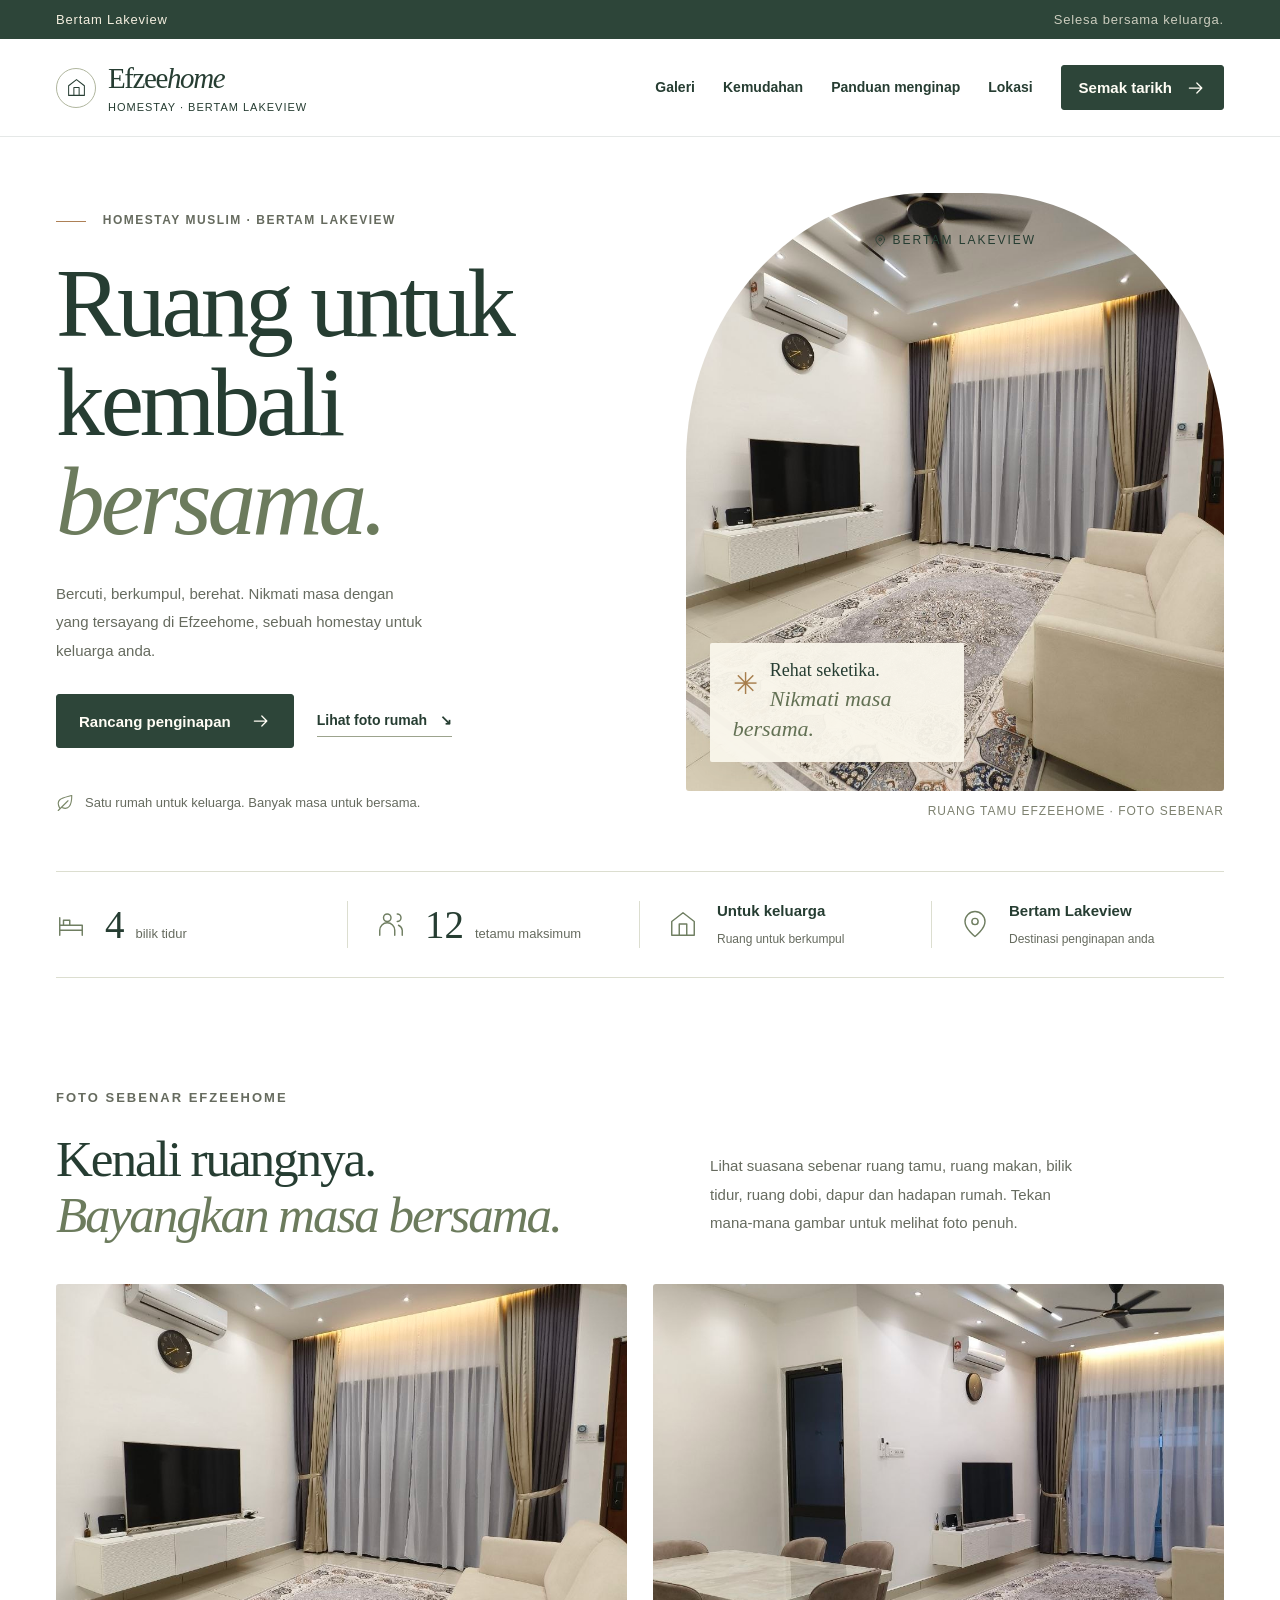
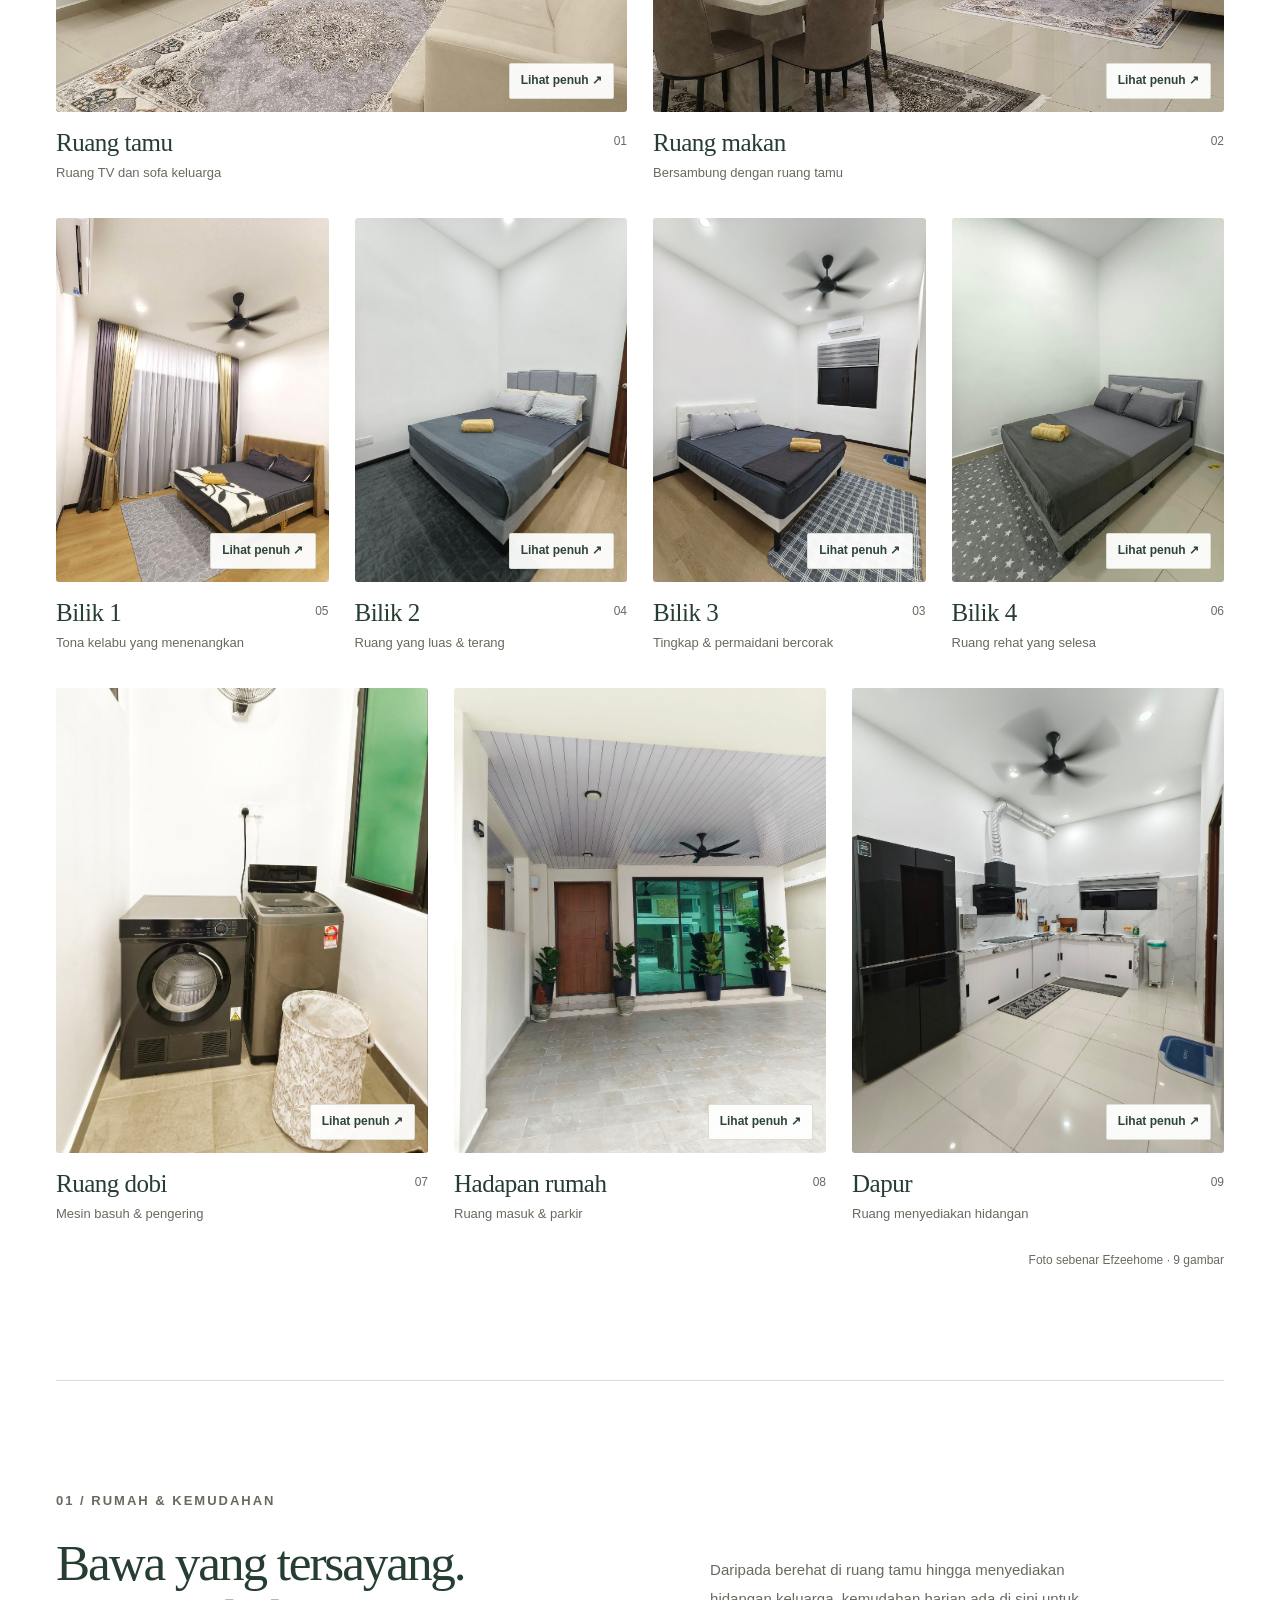
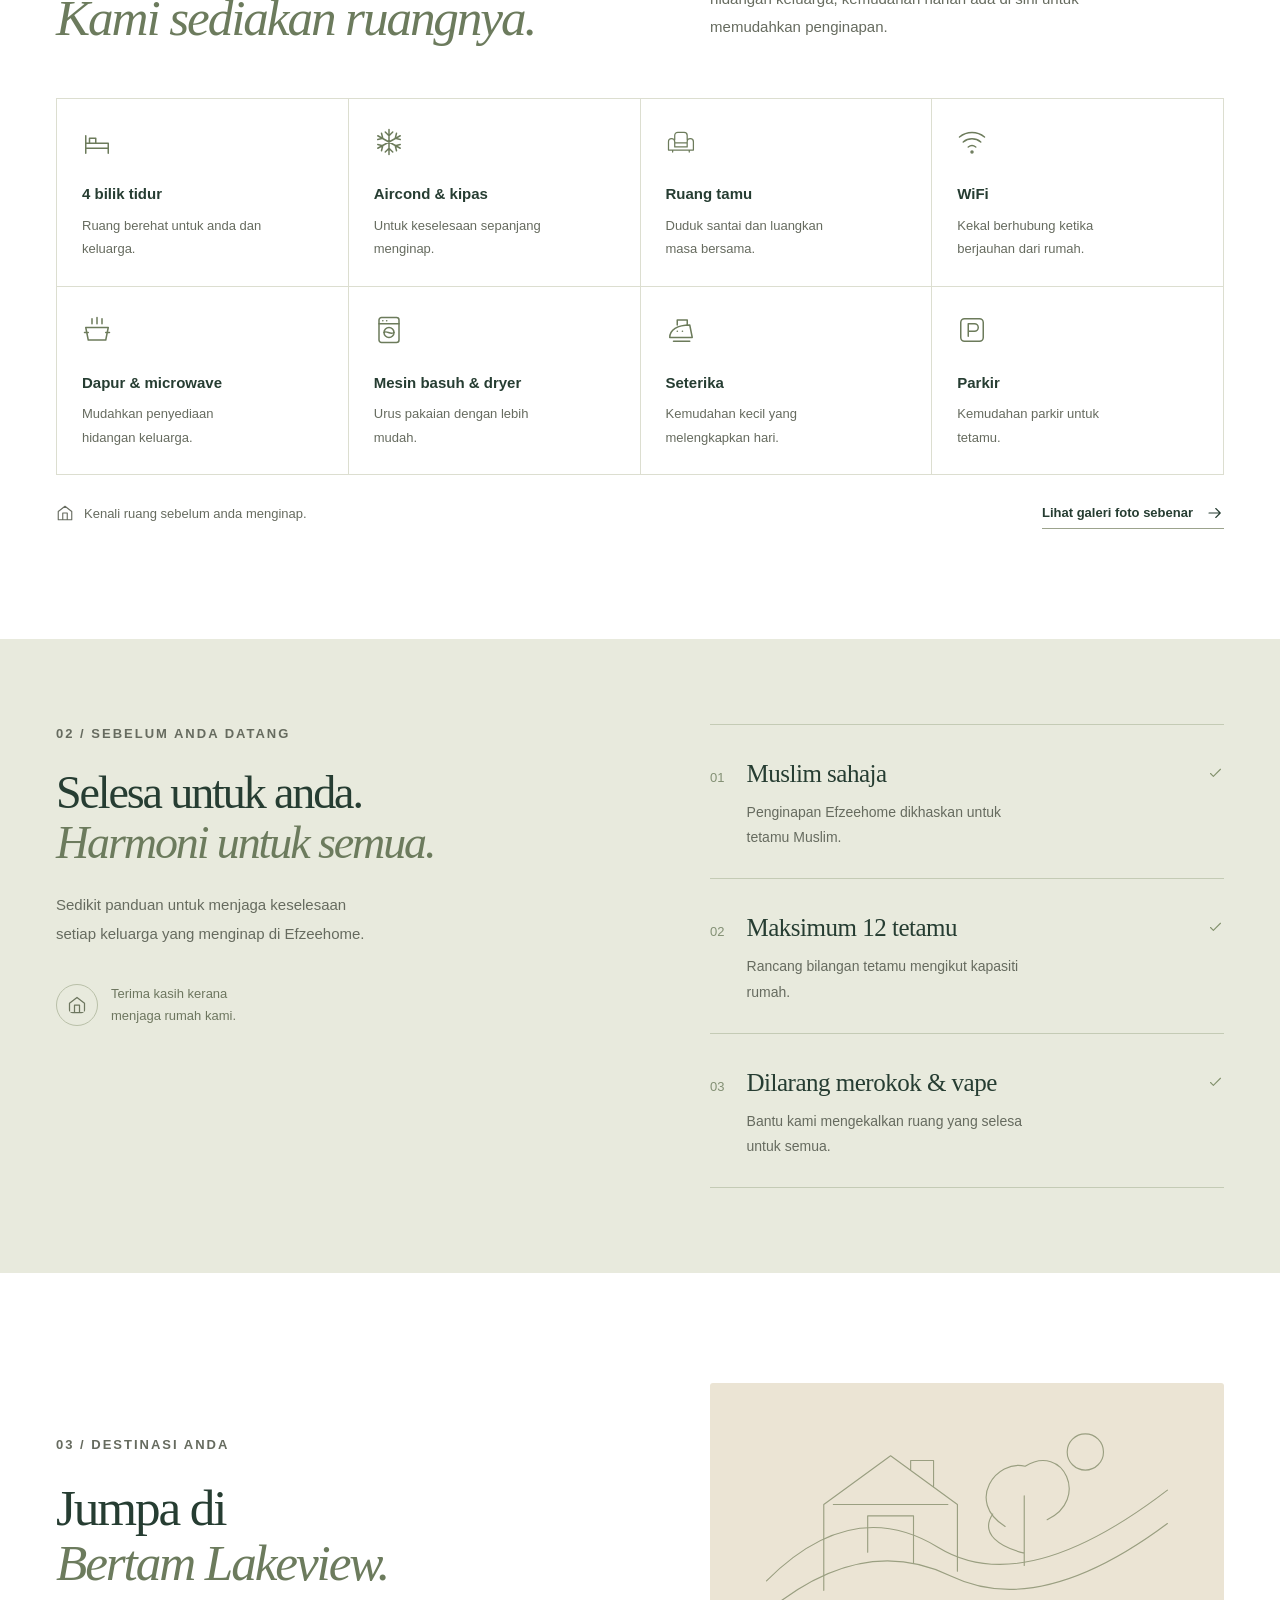
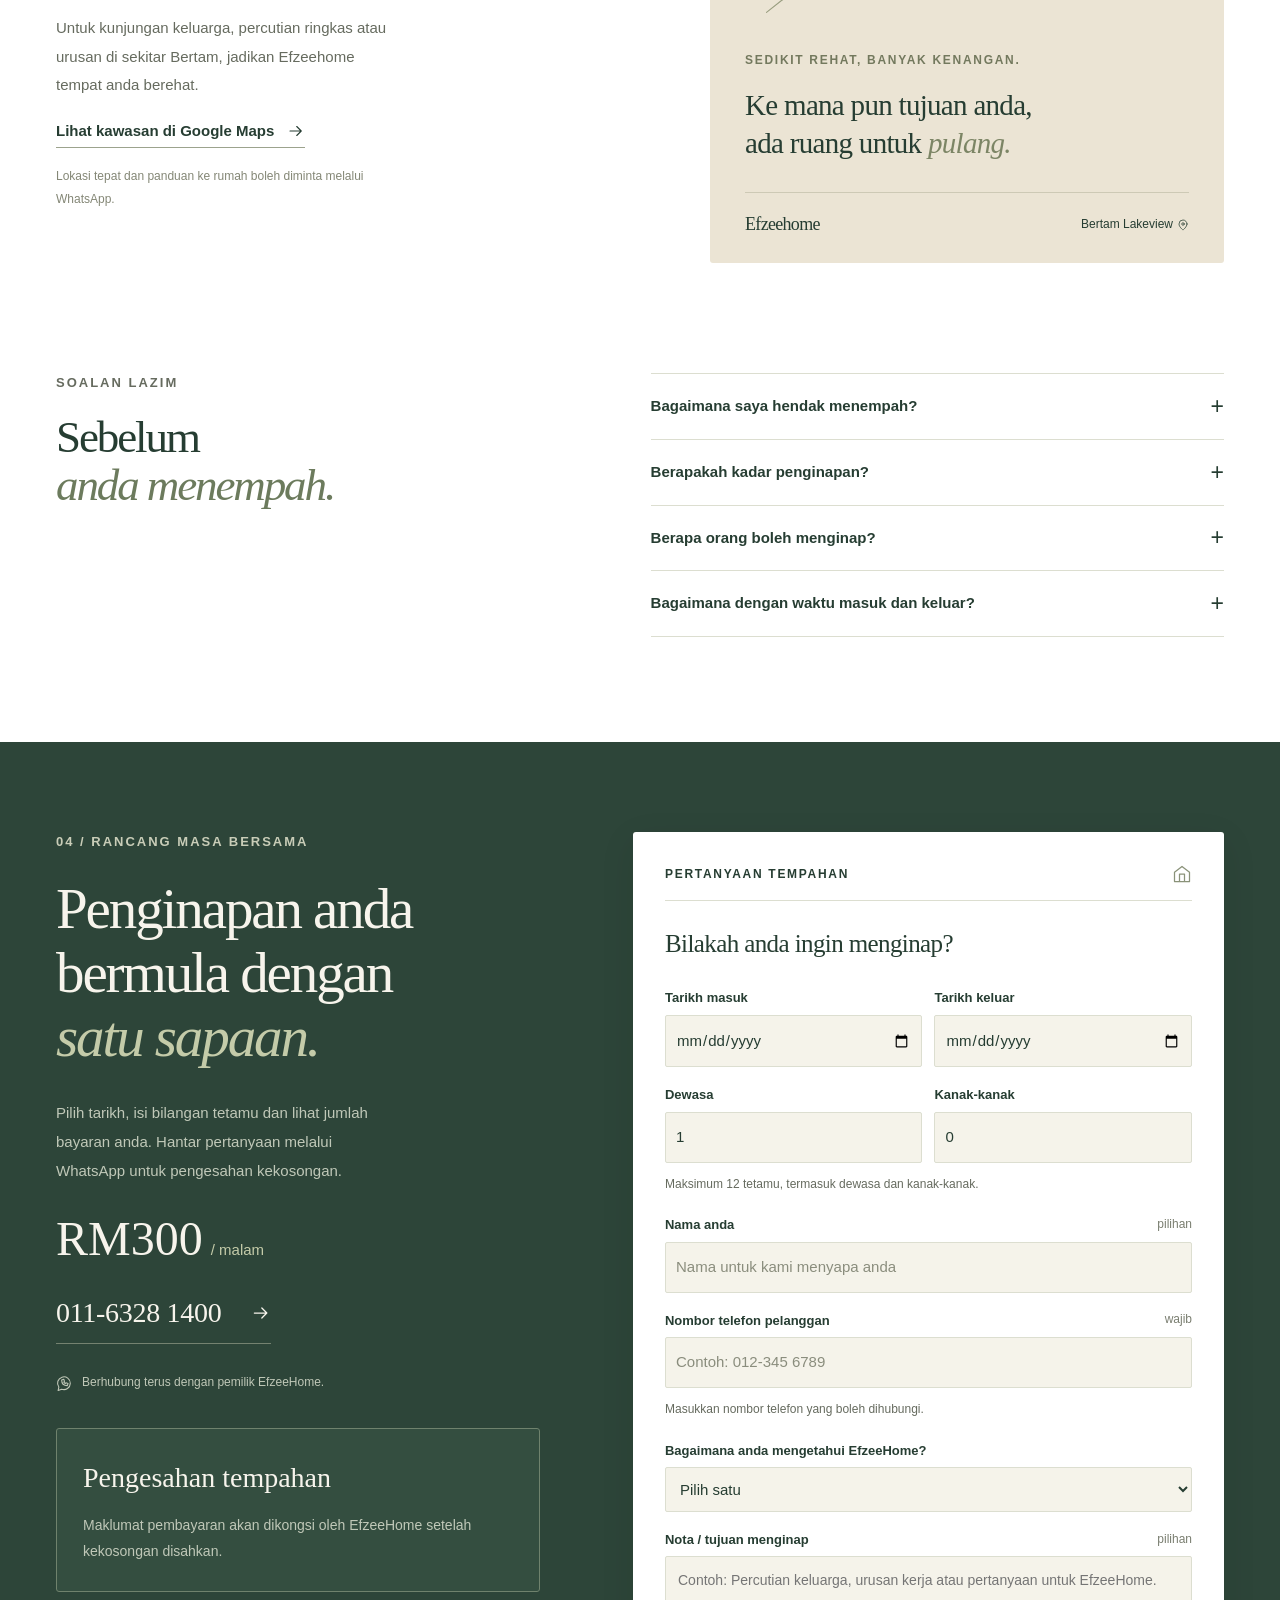
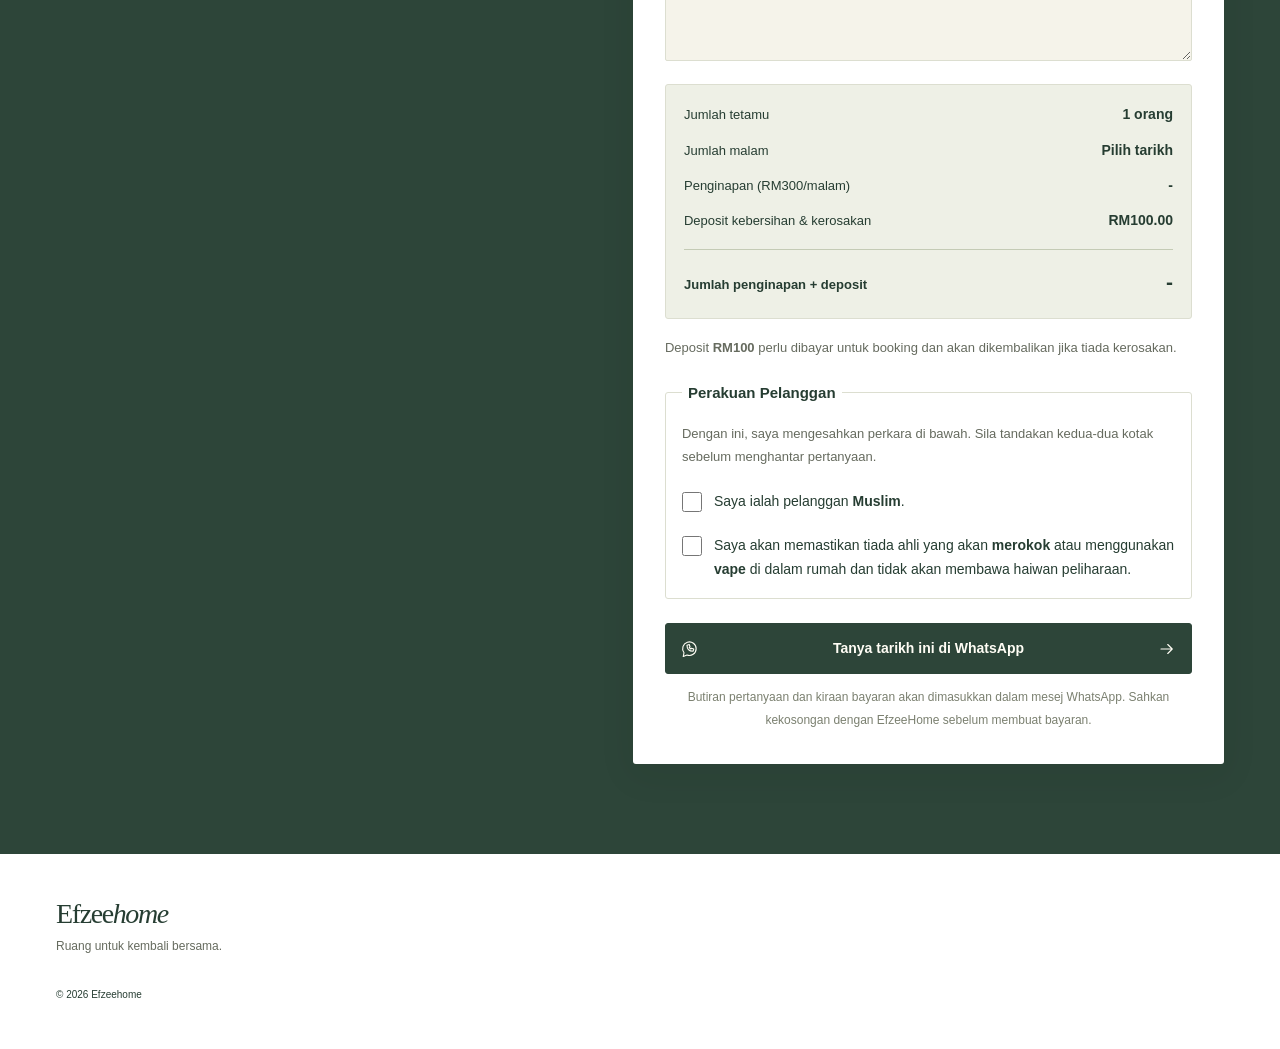
<file: index.html>
<!doctype html>
<html lang="ms" class="no-js">
<head>
  <meta charset="utf-8">
  <meta name="viewport" content="width=device-width, initial-scale=1">
  <meta name="theme-color" content="#2d4539">
  <meta name="description" content="Efzeehome, homestay Muslim di Bertam Lakeview. 4 bilik tidur, maksimum 12 tetamu dan kemudahan untuk keluarga. Tanya kadar dan kekosongan melalui WhatsApp.">
  <meta property="og:title" content="Efzeehome — Ruang untuk kembali bersama">
  <meta property="og:description" content="Homestay keluarga di Bertam Lakeview. 4 bilik tidur, maksimum 12 tetamu. Semak tarikh melalui WhatsApp.">
  <meta property="og:type" content="website">
  <meta property="og:locale" content="ms_MY">
  <meta property="og:url" content="https://efzeehome.github.io/bertamlakeview">
  <meta property="og:image" content="assets/images/share-card.png">
  <link rel="canonical" href="https://efzeehome.github.io/bertamlakeview">
  <link rel="icon" href="assets/icons/favicon.svg" type="image/svg+xml">
  <link rel="preload" href="assets/images/ruang-tamu.jpg" as="image" type="image/jpeg">
  <link rel="stylesheet" href="css/style.css">
  <script src="js/script.js" defer></script>
  <title>Efzeehome | Homestay Keluarga di Bertam Lakeview</title>
</head>
<body>
<a class="skip-link" href="#utama">Langkau ke kandungan</a>
<svg class="icon-defs" xmlns="http://www.w3.org/2000/svg" aria-hidden="true"><defs>
  <symbol id="i-arrow" viewBox="0 0 24 24"><path d="M4 12h15m-6-6 6 6-6 6"/></symbol>
  <symbol id="i-home" viewBox="0 0 24 24"><path d="m3 10 9-7 9 7v11H3ZM9 21v-9h6v9"/></symbol>
  <symbol id="i-bed" viewBox="0 0 24 24"><path d="M3 7v14m18-8v8M3 17h18M3 13h18v4H3ZM6 9h5v4H6Z"/></symbol>
  <symbol id="i-people" viewBox="0 0 24 24"><circle cx="9" cy="7" r="3"/><path d="M3 21v-4a6 6 0 0 1 12 0v4m2-17a3 3 0 0 1 0 6m1 3a5 5 0 0 1 3 4v4"/></symbol>
  <symbol id="i-wifi" viewBox="0 0 24 24"><path d="M2 8a16 16 0 0 1 20 0M5 12a11 11 0 0 1 14 0m-10 4a5 5 0 0 1 6 0"/><circle cx="12" cy="20" r=".8"/></symbol>
  <symbol id="i-snow" viewBox="0 0 24 24"><path d="M12 2v20M3 7l18 10M3 17 21 7M9 4l3 3 3-3M9 20l3-3 3 3M3 10l4-1-1-4M18 19l-1-4 4-1M6 19l1-4-4-1M21 10l-4-1 1-4"/></symbol>
  <symbol id="i-kitchen" viewBox="0 0 24 24"><path d="M3 10h18l-2 10H5ZM5 14H2m17 0h3M8 7V3m4 4V2m4 5V3"/></symbol>
  <symbol id="i-washer" viewBox="0 0 24 24"><rect x="4" y="2" width="16" height="20" rx="2"/><path d="M4 7h16M7 4.5h.1m3 0h.1"/><circle cx="12" cy="14" r="4"/><path d="M8 14c2-2 5 2 8 0"/></symbol>
  <symbol id="i-iron" viewBox="0 0 24 24"><path d="M3 18c0-6 6-10 16-10l2 10ZM9 8V4h8v4M6 21h13m-10-8h.1m4 0h.1"/></symbol>
  <symbol id="i-parking" viewBox="0 0 24 24"><rect x="3" y="3" width="18" height="18" rx="3"/><path d="M9 17V7h5a3 3 0 0 1 0 6H9"/></symbol>
  <symbol id="i-sofa" viewBox="0 0 24 24"><path d="M6 11V7a3 3 0 0 1 3-3h6a3 3 0 0 1 3 3v4M6 14h12M3 10a3 3 0 0 1 3 3v5h12v-5a3 3 0 0 1 6 0v8H0v-8a3 3 0 0 1 3-3ZM4 21v2m16-2v2" transform="translate(2 1) scale(.83)"/></symbol>
  <symbol id="i-micro" viewBox="0 0 24 24"><rect x="2" y="5" width="20" height="14" rx="2"/><path d="M5 8h10v8H5ZM18 9h1m-1 4h1M5 21v-2m14 2v-2"/></symbol>
  <symbol id="i-pin" viewBox="0 0 24 24"><path d="M20 10c0 6-8 12-8 12S4 16 4 10a8 8 0 1 1 16 0Z"/><circle cx="12" cy="10" r="2.5"/></symbol>
  <symbol id="i-check" viewBox="0 0 24 24"><path d="m5 12 4 4L19 6"/></symbol>
  <symbol id="i-chat" viewBox="0 0 24 24"><path d="m4 17-1 5 5-2a9 9 0 1 0-4-3Z"/><path d="M8 7c0 5 3 8 8 8l1-3-3-1-1 1-2-2 1-1-1-3Z"/></symbol>
  <symbol id="i-leaf" viewBox="0 0 24 24"><path d="M5 19C-2 6 10 5 21 2c0 13-4 20-13 16M3 22 16 9"/></symbol>
</defs></svg>

<div class="topline"><span>Bertam Lakeview</span><span class="topline-right">Selesa bersama keluarga.</span></div>
<header class="site-header">
  <div class="header-inner">
    <a class="brand" href="#" aria-label="Efzeehome, halaman utama"><span class="brand-mark"><svg class="icon" aria-hidden="true"><use href="#i-home"/></svg></span><span>Efzee<span class="brand-light">home</span><small>HOMESTAY · BERTAM LAKEVIEW</small></span></a>
    <button class="menu-toggle" aria-expanded="false" aria-controls="main-nav"><span class="menu-bars" aria-hidden="true"></span><span class="menu-label">Menu</span></button>
    <nav id="main-nav" aria-label="Navigasi utama">
      <a href="#galeri">Galeri</a><a href="#kemudahan">Kemudahan</a><a href="#panduan">Panduan menginap</a><a href="#lokasi">Lokasi</a>
      <a href="#tempahan" class="button button-small">Semak tarikh <svg class="icon" aria-hidden="true"><use href="#i-arrow"/></svg></a>
    </nav>
  </div>
</header>

<main id="utama">
  <section class="hero section-wrap" aria-labelledby="hero-title">
    <div class="hero-copy">
      <p class="eyebrow"><span class="tiny-line"></span> HOMESTAY MUSLIM · BERTAM LAKEVIEW</p>
      <h1 id="hero-title">Ruang untuk<br>kembali<br><em>bersama.</em></h1>
      <p class="hero-description">Bercuti, berkumpul, berehat. Nikmati masa dengan yang tersayang di Efzeehome, sebuah homestay untuk keluarga anda.</p>
      <div class="hero-actions"><a class="button" href="#tempahan">Rancang penginapan <svg class="icon" aria-hidden="true"><use href="#i-arrow"/></svg></a><a class="text-link" href="#galeri">Lihat foto rumah <span aria-hidden="true">↘</span></a></div>
      <div class="hero-note"><svg class="icon" aria-hidden="true"><use href="#i-leaf"/></svg><span>Satu rumah untuk keluarga. Banyak masa untuk bersama.</span></div>
    </div>
    <figure class="hero-art">
      <div class="art-frame"><img src="assets/images/ruang-tamu.jpg" alt="Ruang tamu sebenar Efzeehome dengan sofa krim, televisyen, permaidani dan langsir panjang." width="960" height="1280" fetchpriority="high"><div class="art-label"><span class="small-sun" aria-hidden="true">✳</span> Rehat seketika.<br><em>Nikmati masa bersama.</em></div><div class="art-location"><svg class="icon" aria-hidden="true"><use href="#i-pin"/></svg> Bertam Lakeview</div></div>
      <figcaption>RUANG TAMU EFZEEHOME · FOTO SEBENAR</figcaption>
    </figure>
  </section>

  <section class="quick-facts section-wrap" aria-label="Ringkasan penginapan">
    <div class="fact"><svg class="icon" aria-hidden="true"><use href="#i-bed"/></svg><div><strong>4</strong><span>bilik tidur</span></div></div>
    <div class="fact"><svg class="icon" aria-hidden="true"><use href="#i-people"/></svg><div><strong>12</strong><span>tetamu maksimum</span></div></div>
    <div class="fact fact-text"><svg class="icon" aria-hidden="true"><use href="#i-home"/></svg><div><strong>Untuk keluarga</strong><span>Ruang untuk berkumpul</span></div></div>
    <div class="fact fact-text"><svg class="icon" aria-hidden="true"><use href="#i-pin"/></svg><div><strong>Bertam Lakeview</strong><span>Destinasi penginapan anda</span></div></div>
  </section>

  <section id="galeri" class="gallery-section section-wrap section-space" aria-labelledby="gallery-title">
    <div class="section-heading"><p class="eyebrow">FOTO SEBENAR EFZEEHOME</p><h2 id="gallery-title">Kenali ruangnya.<br><em>Bayangkan masa bersama.</em></h2><p>Lihat suasana sebenar ruang tamu, ruang makan, bilik tidur, ruang dobi, dapur dan hadapan rumah. Tekan mana-mana gambar untuk melihat foto penuh.</p></div>
    <div class="photo-grid">
      <a class="gallery-card gallery-wide" href="assets/images/ruang-tamu.jpg" target="_blank" rel="noopener noreferrer" aria-label="Lihat foto penuh: Ruang tamu · Ruang TV dan sofa keluarga" aria-haspopup="dialog" aria-controls="photo-viewer" data-caption="Ruang tamu · Ruang TV dan sofa keluarga">
        <figure><div class="gallery-image"><img src="assets/images/ruang-tamu.jpg" alt="Ruang tamu dengan televisyen, sofa krim, permaidani dan langsir panjang." width="960" height="1280" loading="lazy" decoding="async"><span class="gallery-expand" aria-hidden="true">Lihat penuh ↗</span></div><figcaption><div><h3>Ruang tamu</h3><p>Ruang TV dan sofa keluarga</p></div><span class="gallery-number" aria-hidden="true">01</span></figcaption></figure>
      </a>
      <a class="gallery-card gallery-wide" href="assets/images/ruang-makan.jpg" target="_blank" rel="noopener noreferrer" aria-label="Lihat foto penuh: Ruang makan · Bersambung dengan ruang tamu" aria-haspopup="dialog" aria-controls="photo-viewer" data-caption="Ruang makan · Bersambung dengan ruang tamu">
        <figure><div class="gallery-image"><img src="assets/images/ruang-makan.jpg" alt="Meja makan dan kerusi, dengan ruang tamu Efzeehome di bahagian belakang." width="960" height="1280" loading="lazy" decoding="async"><span class="gallery-expand" aria-hidden="true">Lihat penuh ↗</span></div><figcaption><div><h3>Ruang makan</h3><p>Bersambung dengan ruang tamu</p></div><span class="gallery-number" aria-hidden="true">02</span></figcaption></figure>
      </a>
      <a class="gallery-card gallery-bedroom" href="assets/images/bilik-3.jpg" target="_blank" rel="noopener noreferrer" aria-label="Lihat foto penuh: Bilik 1 · Tona kelabu yang menenangkan" aria-haspopup="dialog" aria-controls="photo-viewer" data-caption="Bilik 1 · Tona kelabu yang menenangkan">
        <figure><div class="gallery-image"><img src="assets/images/bilik-3.jpg" alt="Bilik 1 EfzeeHome dengan katil berkepala panel kelabu, bantal, tuala kuning, lantai kayu dan permaidani gelap." width="1086" height="1448" loading="lazy" decoding="async"><span class="gallery-expand" aria-hidden="true">Lihat penuh ↗</span></div><figcaption><div><h3>Bilik 1</h3><p>Tona kelabu yang menenangkan</p></div><span class="gallery-number" aria-hidden="true">05</span></figcaption></figure>
      </a>
      <a class="gallery-card gallery-bedroom" href="assets/images/bilik-2.jpg" target="_blank" rel="noopener noreferrer" aria-label="Lihat foto penuh: Bilik 2 · Ruang yang luas &amp; terang" aria-haspopup="dialog" aria-controls="photo-viewer" data-caption="Bilik 2 · Ruang yang luas &amp; terang">
        <figure><div class="gallery-image"><img src="assets/images/bilik-2.jpg" alt="Bilik 2 EfzeeHome dengan langsir panjang kelabu dan emas, katil berbingkai coklat, tuala kuning dan permaidani bercorak geometri." width="1086" height="1448" loading="lazy" decoding="async"><span class="gallery-expand" aria-hidden="true">Lihat penuh ↗</span></div><figcaption><div><h3>Bilik 2</h3><p>Ruang yang luas &amp; terang</p></div><span class="gallery-number" aria-hidden="true">04</span></figcaption></figure>
      </a>
            <a class="gallery-card gallery-bedroom" href="assets/images/bilik-1.jpg" target="_blank" rel="noopener noreferrer" aria-label="Lihat foto penuh: Bilik 3 · Tingkap &amp; permaidani bercorak" aria-haspopup="dialog" aria-controls="photo-viewer" data-caption="Bilik 3 · Tingkap &amp; permaidani bercorak">
        <figure><div class="gallery-image"><img src="assets/images/bilik-1.jpg" alt="Bilik 3 EfzeeHome dengan katil kelabu berkepala putih, tingkap berbidai, tuala kuning dan permaidani bercorak petak." width="1086" height="1448" loading="lazy" decoding="async"><span class="gallery-expand" aria-hidden="true">Lihat penuh ↗</span></div><figcaption><div><h3>Bilik 3</h3><p>Tingkap &amp; permaidani bercorak</p></div><span class="gallery-number" aria-hidden="true">03</span></figcaption></figure>
      </a>
      <a class="gallery-card gallery-bedroom" href="assets/images/bilik-4.jpg" target="_blank" rel="noopener noreferrer" aria-label="Lihat foto penuh: Bilik 4 · Ruang rehat yang selesa" aria-haspopup="dialog" aria-controls="photo-viewer" data-caption="Bilik 4 · Ruang rehat yang selesa">
        <figure><div class="gallery-image"><img src="assets/images/bilik-4.jpg" alt="Bilik 4 EfzeeHome dengan katil kelabu, tuala kuning, lantai berjubin dan permaidani bercorak bintang." width="1086" height="1448" loading="lazy" decoding="async"><span class="gallery-expand" aria-hidden="true">Lihat penuh ↗</span></div><figcaption><div><h3>Bilik 4</h3><p>Ruang rehat yang selesa</p></div><span class="gallery-number" aria-hidden="true">06</span></figcaption></figure>
      </a>
      <a class="gallery-card gallery-laundry gallery-shared" href="assets/images/ruang-dobi.jpg" target="_blank" rel="noopener noreferrer" aria-label="Lihat foto penuh: Ruang dobi · Mesin basuh &amp; pengering" aria-haspopup="dialog" aria-controls="photo-viewer" data-caption="Ruang dobi · Mesin basuh &amp; pengering">
        <figure><div class="gallery-image"><img src="assets/images/ruang-dobi.jpg" alt="Ruang dobi EfzeeHome dengan mesin basuh, mesin pengering, bakul pakaian dan kipas dinding." width="841" height="1280" loading="lazy" decoding="async"><span class="gallery-expand" aria-hidden="true">Lihat penuh ↗</span></div><figcaption><div><h3>Ruang dobi</h3><p>Mesin basuh & pengering</p></div><span class="gallery-number" aria-hidden="true">07</span></figcaption></figure>
      </a>
      <a class="gallery-card gallery-shared" href="assets/images/hadapan-rumah.jpg" target="_blank" rel="noopener noreferrer" aria-label="Lihat foto penuh: Hadapan rumah · Ruang masuk &amp; parkir" aria-haspopup="dialog" aria-controls="photo-viewer" data-caption="Hadapan rumah · Ruang masuk &amp; parkir">
        <figure><div class="gallery-image"><img src="assets/images/hadapan-rumah.jpg" alt="Ruang berbumbung di hadapan rumah dengan pintu utama dan pintu kaca." width="960" height="1280" loading="lazy" decoding="async"><span class="gallery-expand" aria-hidden="true">Lihat penuh ↗</span></div><figcaption><div><h3>Hadapan rumah</h3><p>Ruang masuk & parkir</p></div><span class="gallery-number" aria-hidden="true">08</span></figcaption></figure>
      </a>
      <a class="gallery-card gallery-shared" href="assets/images/dapur.jpg" target="_blank" rel="noopener noreferrer" aria-label="Lihat foto penuh: Dapur · Ruang menyediakan hidangan" aria-haspopup="dialog" aria-controls="photo-viewer" data-caption="Dapur · Ruang menyediakan hidangan">
        <figure><div class="gallery-image"><img src="assets/images/dapur.jpg" alt="Dapur sebenar Efzeehome dengan kabinet putih, peti sejuk dan ruang kaunter." width="960" height="1280" loading="lazy" decoding="async"><span class="gallery-expand" aria-hidden="true">Lihat penuh ↗</span></div><figcaption><div><h3>Dapur</h3><p>Ruang menyediakan hidangan</p></div><span class="gallery-number" aria-hidden="true">09</span></figcaption></figure>
      </a>
    </div>
    <p class="gallery-footnote">Foto sebenar Efzeehome · 9 gambar</p>
  </section>

  <section id="kemudahan" class="amenities section-wrap section-space" aria-labelledby="amenity-title">
    <div class="section-heading"><p class="eyebrow">01 / RUMAH & KEMUDAHAN</p><h2 id="amenity-title">Bawa yang tersayang.<br><em>Kami sediakan ruangnya.</em></h2><p>Daripada berehat di ruang tamu hingga menyediakan hidangan keluarga, kemudahan harian ada di sini untuk memudahkan penginapan.</p></div>
    <div class="amenity-grid">
      <article class="amenity"><svg class="icon" aria-hidden="true"><use href="#i-bed"/></svg><h3>4 bilik tidur</h3><p>Ruang berehat untuk anda dan keluarga.</p></article>
      <article class="amenity"><svg class="icon" aria-hidden="true"><use href="#i-snow"/></svg><h3>Aircond & kipas</h3><p>Untuk keselesaan sepanjang menginap.</p></article>
      <article class="amenity"><svg class="icon" aria-hidden="true"><use href="#i-sofa"/></svg><h3>Ruang tamu</h3><p>Duduk santai dan luangkan masa bersama.</p></article>
      <article class="amenity"><svg class="icon" aria-hidden="true"><use href="#i-wifi"/></svg><h3>WiFi</h3><p>Kekal berhubung ketika berjauhan dari rumah.</p></article>
      <article class="amenity"><svg class="icon" aria-hidden="true"><use href="#i-kitchen"/></svg><h3>Dapur & microwave</h3><p>Mudahkan penyediaan hidangan keluarga.</p></article>
      <article class="amenity"><svg class="icon" aria-hidden="true"><use href="#i-washer"/></svg><h3>Mesin basuh & dryer</h3><p>Urus pakaian dengan lebih mudah.</p></article>
      <article class="amenity"><svg class="icon" aria-hidden="true"><use href="#i-iron"/></svg><h3>Seterika</h3><p>Kemudahan kecil yang melengkapkan hari.</p></article>
      <article class="amenity"><svg class="icon" aria-hidden="true"><use href="#i-parking"/></svg><h3>Parkir</h3><p>Kemudahan parkir untuk tetamu.</p></article>
    </div>
    <div class="photo-note"><span><svg class="icon" aria-hidden="true"><use href="#i-home"/></svg> Kenali ruang sebelum anda menginap.</span><a class="text-link" href="#galeri">Lihat galeri foto sebenar <svg class="icon" aria-hidden="true"><use href="#i-arrow"/></svg></a></div>
  </section>

  <section id="panduan" class="stay-guide" aria-labelledby="guide-title"><div class="section-wrap guide-inner">
    <div class="guide-intro"><p class="eyebrow">02 / SEBELUM ANDA DATANG</p><h2 id="guide-title">Selesa untuk anda.<br><em>Harmoni untuk semua.</em></h2><p>Sedikit panduan untuk menjaga keselesaan setiap keluarga yang menginap di Efzeehome.</p><div class="guide-seal"><svg class="icon" aria-hidden="true"><use href="#i-home"/></svg><span>Terima kasih kerana<br>menjaga rumah kami.</span></div></div>
    <div class="rules"><article class="rule"><span class="rule-number">01</span><div><h3>Muslim sahaja</h3><p>Penginapan Efzeehome dikhaskan untuk tetamu Muslim.</p></div><svg class="icon" aria-hidden="true"><use href="#i-check"/></svg></article><article class="rule"><span class="rule-number">02</span><div><h3>Maksimum 12 tetamu</h3><p>Rancang bilangan tetamu mengikut kapasiti rumah.</p></div><svg class="icon" aria-hidden="true"><use href="#i-check"/></svg></article><article class="rule"><span class="rule-number">03</span><div><h3>Dilarang merokok & vape</h3><p>Bantu kami mengekalkan ruang yang selesa untuk semua.</p></div><svg class="icon" aria-hidden="true"><use href="#i-check"/></svg></article></div>
  </div></section>

  <section id="lokasi" class="location section-wrap section-space" aria-labelledby="location-title">
    <div class="location-title"><p class="eyebrow">03 / DESTINASI ANDA</p><h2 id="location-title">Jumpa di<br><em>Bertam Lakeview.</em></h2><p>Untuk kunjungan keluarga, percutian ringkas atau urusan di sekitar Bertam, jadikan Efzeehome tempat anda berehat.</p><a class="text-link" href="https://www.google.com/maps/search/?api=1&query=Bertam%20Lakeview" target="_blank" rel="noopener noreferrer">Lihat kawasan di Google Maps <svg class="icon" aria-hidden="true"><use href="#i-arrow"/></svg></a><p class="location-note">Lokasi tepat dan panduan ke rumah boleh diminta melalui WhatsApp.</p></div>
    <div class="location-card"><div class="location-ornament" aria-hidden="true"><svg viewBox="0 0 420 220"><path d="M0 180Q90 90 180 145T420 85M0 213Q100 130 193 175T420 120"/><path d="M60 190V100l70-51 70 51v70m-94-20v-38h48v49M70 100h120m-15-18V54h-24v10M270 164V91m-20 32c-42-26-9-71 21-63 40-25 68 35 23 56M270 151c-25-6-47-20-33-41"/><circle cx="334" cy="45" r="19"/></svg></div><span class="location-caption">SEDIKIT REHAT, BANYAK KENANGAN.</span><p>Ke mana pun tujuan anda,<br>ada ruang untuk <em>pulang.</em></p><div class="location-card-bottom"><span>Efzeehome</span><span>Bertam Lakeview <svg class="icon" aria-hidden="true"><use href="#i-pin"/></svg></span></div></div>
  </section>

  <section class="faq section-wrap" aria-labelledby="faq-title"><div><p class="eyebrow">SOALAN LAZIM</p><h2 id="faq-title">Sebelum<br><em>anda menempah.</em></h2></div><div class="faq-list">
    <details><summary>Bagaimana saya hendak menempah?<span aria-hidden="true">+</span></summary><p>Pilih tarikh dan bilangan tetamu di bawah, kemudian tekan butang WhatsApp. Pemilik akan mengesahkan kekosongan, kadar dan cara membuat tempahan.</p></details>
    <details><summary>Berapakah kadar penginapan?<span aria-hidden="true">+</span></summary><p>Kadar penginapan ialah RM300/malam. Deposit kebersihan dan kerosakan RM100 perlu dibayar untuk booking dan akan dikembalikan jika tiada kerosakan. Jumlah penginapan dan deposit dikira dalam borang di bawah. Sahkan kekosongan dengan pemilik sebelum membuat bayaran.</p></details>
    <details><summary>Berapa orang boleh menginap?<span aria-hidden="true">+</span></summary><p>Efzeehome mempunyai 4 bilik tidur dan menerima maksimum 12 tetamu. Penginapan dikhaskan untuk tetamu Muslim.</p></details>
    <details><summary>Bagaimana dengan waktu masuk dan keluar?<span aria-hidden="true">+</span></summary><p>Semak waktu daftar masuk, daftar keluar dan sebarang keperluan khas terus dengan pemilik semasa membuat pertanyaan.</p></details>
  </div></section>

  <section id="tempahan" class="booking-section" aria-labelledby="booking-title"><div class="section-wrap booking-layout">
    <div class="booking-copy"><p class="eyebrow">04 / RANCANG MASA BERSAMA</p><h2 id="booking-title">Penginapan anda<br>bermula dengan<br><em>satu sapaan.</em></h2><p>Pilih tarikh, isi bilangan tetamu dan lihat jumlah bayaran anda. Hantar pertanyaan melalui WhatsApp untuk pengesahan kekosongan.</p><div class="booking-rate"><strong>RM300</strong><span>/ malam</span></div><a class="phone-link" href="tel:+601163281400">011-6328 1400 <svg class="icon" aria-hidden="true"><use href="#i-arrow"/></svg></a><div class="booking-note"><svg class="icon" aria-hidden="true"><use href="#i-chat"/></svg><span>Berhubung terus dengan pemilik EfzeeHome.</span></div>
      <aside class="bank-card payment-confirmation" aria-labelledby="payment-info-title"><h3 id="payment-info-title">Pengesahan tempahan</h3><p>Maklumat pembayaran akan dikongsi oleh EfzeeHome setelah kekosongan disahkan.</p></aside>
      </div>
    <div class="booking-card"><div class="booking-card-header"><span class="eyebrow">PERTANYAAN TEMPAHAN</span><svg class="icon" aria-hidden="true"><use href="#i-home"/></svg></div><h3>Bilakah anda ingin menginap?</h3>
      <form id="booking-form" action="https://wa.me/601163281400" method="get">
        <div class="date-fields"><div class="field"><label for="checkin">Tarikh masuk</label><input type="date" id="checkin" name="checkin" required aria-describedby="form-error"></div><div class="field"><label for="checkout">Tarikh keluar</label><input type="date" id="checkout" name="checkout" required aria-describedby="form-error"></div></div>
        <div class="date-fields"><div class="field"><label for="adults">Dewasa</label><input type="number" id="adults" name="adults" min="1" max="12" step="1" value="1" required inputmode="numeric" aria-describedby="capacity-note form-error"></div><div class="field"><label for="children">Kanak-kanak</label><input type="number" id="children" name="children" min="0" max="11" step="1" value="0" required inputmode="numeric" aria-describedby="capacity-note form-error"></div></div>
        <p id="capacity-note" class="field-hint">Maksimum 12 tetamu, termasuk dewasa dan kanak-kanak.</p>
        <div class="field"><label for="guest-name">Nama anda <span>pilihan</span></label><input id="guest-name" name="guestName" autocomplete="name" placeholder="Nama untuk kami menyapa anda" maxlength="100"></div>
        <div class="field"><label for="guest-phone">Nombor telefon pelanggan <span>wajib</span></label><input type="tel" id="guest-phone" name="phoneNumber" autocomplete="tel" inputmode="tel" placeholder="Contoh: 012-345 6789" maxlength="25" required aria-describedby="phone-hint form-error"></div>
        <p id="phone-hint" class="field-hint">Masukkan nombor telefon yang boleh dihubungi.</p>
        <div class="field"><label for="discovery-source">Bagaimana anda mengetahui EfzeeHome?</label><select id="discovery-source" name="source" required><option value="" selected disabled>Pilih satu</option><option>Google search</option><option>Facebook</option><option>Mudah.com</option><option>Kenalan</option></select></div>
        <div class="field"><label for="guest-note">Nota / tujuan menginap <span>pilihan</span></label><textarea id="guest-note" name="note" rows="3" maxlength="600" placeholder="Contoh: Percutian keluarga, urusan kerja atau pertanyaan untuk EfzeeHome."></textarea></div>
        <div class="cost-summary" aria-live="polite" aria-label="Ringkasan tetamu dan bayaran"><dl>
          <div><dt>Jumlah tetamu</dt><dd id="guest-total">1 orang</dd></div>
          <div><dt>Jumlah malam</dt><dd id="stay-duration">Pilih tarikh</dd></div>
          <div><dt id="stay-label">Penginapan (RM300/malam)</dt><dd id="stay-cost">-</dd></div>
          <div><dt>Deposit kebersihan & kerosakan</dt><dd>RM100.00</dd></div>
          <div class="cost-total"><dt>Jumlah penginapan + deposit</dt><dd id="stay-total">-</dd></div>
        </dl></div>
        <p class="deposit-policy">Deposit <strong>RM100</strong> perlu dibayar untuk booking dan akan dikembalikan jika tiada kerosakan.</p>
        <fieldset class="booking-rules" aria-describedby="rules-hint">
          <legend>Perakuan Pelanggan</legend>
          <p id="rules-hint">Dengan ini, saya mengesahkan perkara di bawah. Sila tandakan kedua-dua kotak sebelum menghantar pertanyaan.</p>
          <label class="rule-confirmation" for="consent-muslim"><input type="checkbox" id="consent-muslim" name="consentMuslim" required><span>Saya ialah pelanggan <strong>Muslim</strong>.</span></label>
          <label class="rule-confirmation" for="consent-house-rules"><input type="checkbox" id="consent-house-rules" name="consentHouseRules" required><span>Saya akan memastikan tiada ahli yang akan <strong>merokok</strong> atau menggunakan <strong>vape</strong> di dalam rumah dan tidak akan membawa haiwan peliharaan.</span></label>
        </fieldset>
        <p id="form-error" class="form-error" role="alert" hidden></p>
        <button class="button booking-submit" type="submit"><svg class="icon" aria-hidden="true"><use href="#i-chat"/></svg> Tanya tarikh ini di WhatsApp <svg class="icon" aria-hidden="true"><use href="#i-arrow"/></svg></button>
        <p class="form-note">Butiran pertanyaan dan kiraan bayaran akan dimasukkan dalam mesej WhatsApp. Sahkan kekosongan dengan EfzeeHome sebelum membuat bayaran.</p>
      </form>
      <noscript><p class="noscript-note">Untuk pertanyaan tempahan, <a href="https://wa.me/601163281400" target="_blank" rel="noopener noreferrer">hubungi kami melalui WhatsApp</a>.</p></noscript>
    </div>
  </div></section>
</main>

<dialog id="photo-viewer" class="photo-viewer" aria-labelledby="photo-title">
  <div class="photo-viewer-inner">
    <div class="photo-viewer-top"><span class="eyebrow">EFZEEHOME / GALERI</span><button id="photo-close" class="photo-control" type="button" autofocus>Tutup <span aria-hidden="true">×</span></button></div>
    <div class="photo-stage"><img id="photo-full" alt="" width="960" height="1280"></div>
    <div class="photo-viewer-caption"><h3 id="photo-title">Foto Efzeehome</h3><span id="photo-count" aria-live="polite"></span></div>
    <div class="photo-viewer-nav"><button id="photo-prev" class="photo-control" type="button"><span aria-hidden="true">←</span> Sebelumnya</button><span class="photo-key-hint">Gunakan ← → untuk bertukar foto</span><button id="photo-next" class="photo-control" type="button">Seterusnya <span aria-hidden="true">→</span></button></div>
  </div>
</dialog>

<footer class="site-footer section-wrap"><div><a class="brand footer-brand" href="#">Efzee<span class="brand-light">home</span></a><p>Ruang untuk kembali bersama.</p><br/><a href="EfzeeHome_Pengurusan_02.html" style="font-size: 10px;">© <span id="copyright-year">2026</span> Efzeehome</a></div><div class="footer-center"></div><div class="footer-contact"></span></div></footer>
<a class="mobile-booking button" href="#tempahan">Semak tarikh penginapan <svg class="icon" aria-hidden="true"><use href="#i-arrow"/></svg></a>
</body>
</html>
</file>
<file: css/style.css>
:root{--page:#fff;--cream:#f7f4ec;--paper:#fff;--forest:#2d4539;--ink:#263d32;--sage:#e8eadd;--muted:#666b5f;--line:#dcded0;--gold:#ad8056;--serif:Georgia,'Times New Roman',serif;--sans:Inter,'Segoe UI',Arial,sans-serif}
*{box-sizing:border-box}html{scroll-behavior:smooth;scroll-padding-top:110px}body{margin:0;background:var(--page);color:var(--ink);font-family:var(--sans);font-size:15px;line-height:1.65;-webkit-font-smoothing:antialiased}a{color:inherit;text-decoration:none}button,input,select{font:inherit}button,a,input,select,summary{-webkit-tap-highlight-color:transparent}a,button,summary{touch-action:manipulation}button{cursor:pointer}button:disabled{cursor:wait}img{display:block;max-width:100%}button:focus-visible,a:focus-visible,summary:focus-visible,input:focus-visible,select:focus-visible{outline:3px solid #ae7549;outline-offset:5px}.icon{width:24px;height:24px;fill:none;stroke:currentColor;stroke-width:1.5;stroke-linecap:round;stroke-linejoin:round;flex-shrink:0}.icon-defs{position:absolute;width:0;height:0;overflow:hidden}.section-wrap{width:min(1232px,calc(100% - 112px));margin-inline:auto}.section-space{padding-block:110px}.eyebrow{font-size:13px;letter-spacing:2px;line-height:1.5;font-weight:650;margin:0 0 25px}.tiny-line{width:30px;height:1px;background:var(--gold);display:inline-block;vertical-align:middle;margin-right:12px}h1,h2,h3,p{margin-top:0}h1,h2{font-family:var(--serif);font-weight:400;letter-spacing:-2.1px;line-height:1.08}h2{font-size:clamp(38px,4vw,54px);margin-bottom:24px}h1 em,h2 em{font-weight:400;color:#6c7b5d}p{color:var(--muted)}.button{display:inline-flex;align-items:center;justify-content:center;gap:20px;min-height:54px;padding:15px 22px;background:var(--forest);color:#fffdf5;font-size:15px;font-weight:600;border:1px solid var(--forest);border-radius:3px;line-height:1.4;transition:background .18s,transform .18s}.button:hover{background:#3e5845;transform:translateY(-2px)}.button .icon{width:20px;height:20px}.button-small{min-height:42px;padding:11px 17px;gap:14px}.text-link{display:inline-flex;align-items:center;gap:13px;font-size:15px;font-weight:600;border-bottom:1px solid #9ca38d;padding-block:5px;line-height:1.5}.text-link:hover{color:#74805b;border-color:currentColor}.text-link .icon{width:18px;height:18px}.skip-link{position:fixed;top:8px;left:12px;z-index:1000;padding:12px 20px;background:white;transform:translateY(-150%)}.skip-link:focus{transform:none}
.topline{padding:9px 56px;background:var(--forest);color:#f3eedf;font-size:13px;letter-spacing:.8px;display:flex;justify-content:space-between}.topline-right{opacity:.8}.site-header{position:sticky;top:0;z-index:20;background:rgba(255,255,255,.97);border-bottom:1px solid rgba(45,69,57,.12)}.header-inner{max-width:1344px;margin:auto;display:flex;justify-content:space-between;align-items:center;gap:30px;padding:22px 56px}.brand{font-family:var(--serif);font-size:29px;letter-spacing:-1.4px;line-height:1.2;display:flex;align-items:center;gap:12px}.brand-light{font-style:italic;font-weight:400}.brand-mark{width:40px;height:40px;display:grid;place-items:center;border:1px solid #afb59d;border-radius:50%}.brand-mark .icon{width:21px;height:21px;stroke-width:1.15}.brand small{font-family:var(--sans);font-size:12px;font-weight:500;letter-spacing:1.8px;display:block;margin-top:5px}.header-inner nav{display:flex;align-items:center;gap:28px;font-size:14px;font-weight:550}.header-inner nav>a:not(.button){padding-block:10px;border-bottom:1px solid transparent}.header-inner nav>a:not(.button):hover{border-color:var(--gold)}.menu-toggle{display:none}
.hero{display:grid;grid-template-columns:1.04fr 1fr;gap:6%;padding-top:52px;padding-bottom:45px;align-items:center}.hero-copy{padding-block:22px 12px}.hero .eyebrow{font-size:12px;letter-spacing:1.5px}.hero h1{font-size:clamp(60px,7.6vw,102px);line-height:1.015;letter-spacing:-4px;margin:0 0 29px}.hero-description{max-width:370px;font-size:15px;line-height:1.9;margin-bottom:29px}.hero-actions{display:flex;align-items:center;gap:23px;flex-wrap:wrap}.hero-actions .text-link{font-size:14px}.hero-note{display:flex;align-items:center;gap:11px;font-size:13px;color:var(--muted);margin-top:44px}.hero-note .icon{width:18px;height:18px;color:#7b8869}.hero-art{margin:0;position:relative}.art-frame{position:relative;overflow:hidden;border-radius:45% 45% 3px 3px;background:#e0d7c5;aspect-ratio: .9}.art-frame>img{width:100%;height:100%;object-fit:cover}.art-label{position:absolute;bottom:29px;left:24px;padding:15px 23px 17px;background:rgba(250,247,236,.94);font-family:var(--serif);font-size:18px;line-height:1.4;border-radius:2px;box-shadow:0 6px 30px #4f473215}.art-label em{color:#637154;font-size:22px}.small-sun{float:left;font-size:30px;color:#a77e4d;margin-right:12px;line-height:1.7}.art-location{position:absolute;top:38px;left:50%;transform:translateX(-50%);font-size:12px;text-transform:uppercase;letter-spacing:2px;display:flex;align-items:center;gap:6px;white-space:nowrap}.art-location .icon{width:13px;height:13px}.hero-art figcaption{font-size:12px;letter-spacing:1.6px;text-align:right;color:#7c806f;margin-top:11px}
.quick-facts{border-top:1px solid var(--line);border-bottom:1px solid var(--line);display:grid;grid-template-columns:repeat(4,1fr);padding-block:29px}.fact{display:flex;align-items:center;gap:19px;padding-left:28px;border-right:1px solid var(--line)}.fact:first-child{padding-left:0}.fact:last-child{border:0}.fact>.icon{width:30px;height:30px;color:#6f7e61;stroke-width:1.15}.fact>div{display:flex;align-items:baseline;gap:11px}.fact strong{font-family:var(--serif);font-size:39px;font-weight:400;line-height:1}.fact span{font-size:13px;color:var(--muted)}.fact-text>div{display:block}.fact-text strong{font-family:var(--sans);font-size:15px;font-weight:600;display:block;margin-bottom:9px}.fact-text span{display:block;font-size:12px}
.section-heading{display:grid;grid-template-columns:1fr 1fr;column-gap:12%;align-items:end}.section-heading .eyebrow{grid-column:1/-1;margin-bottom:24px}.section-heading h2{margin-bottom:0}.section-heading>p:last-child{font-size:15px;max-width:375px;line-height:1.9;margin-bottom:4px}.amenity-grid{display:grid;grid-template-columns:repeat(4,1fr);margin-top:52px;border-top:1px solid var(--line);border-left:1px solid var(--line)}.amenity{border-bottom:1px solid var(--line);border-right:1px solid var(--line);padding:28px 25px 25px;transition:background .2s}.amenity:hover{background:#eeeee2}.amenity>.icon{width:30px;height:30px;stroke-width:1.2;margin-bottom:18px;color:#6c7b5b}.amenity h3{font-size:15px;margin-bottom:7px;font-weight:600}.amenity p{font-size:13px;line-height:1.8;margin-bottom:0;max-width:180px}.photo-note{margin-top:23px;display:flex;justify-content:space-between;align-items:center;gap:20px;font-size:13px}.photo-note>span{display:flex;gap:10px;align-items:center;color:var(--muted)}.photo-note>span .icon{width:18px;height:18px}.photo-note a{font-size:13px}
.stay-guide{background:var(--sage)}.guide-inner{padding-block:85px;display:grid;grid-template-columns:1fr 1fr;gap:12%}.guide-intro h2{font-size:46px}.guide-intro>p:not(.eyebrow){font-size:15px;max-width:310px;line-height:1.9}.guide-seal{margin-top:35px;display:flex;align-items:center;gap:13px;font-size:13px;color:#6d765f}.guide-seal>.icon{width:42px;height:42px;padding:10px;border:1px solid #b9c0a8;border-radius:50%}.rules{display:flex;flex-direction:column;justify-content:center}.rule{padding:28px 0;border-top:1px solid #c4cbb5;display:flex;gap:22px;align-items:baseline}.rule:last-child{border-bottom:1px solid #c4cbb5}.rule-number{font-size:13px;color:#839074}.rule h3{font-family:var(--serif);font-weight:400;font-size:25px;margin:0 0 6px;letter-spacing:-.5px}.rule p{font-size:14px;line-height:1.8;margin:0;max-width:300px}.rule>.icon{width:17px;height:17px;margin-left:auto;color:#82916c}
.location{display:grid;grid-template-columns:1fr 1fr;gap:12%;align-items:center}.location-title>p:not(.eyebrow){max-width:345px;font-size:15px;line-height:1.9}.location-title .location-note{font-size:12px!important;max-width:300px;margin:17px 0 0;color:#848776}.location-card{background:#ebe4d4;padding:29px 35px 23px;position:relative;overflow:hidden;border-radius:3px}.location-ornament{margin:-3px -35px 20px}.location-ornament svg{width:100%;height:auto;max-height:210px;stroke:#9a9f81;stroke-width:1.2;fill:none;stroke-linecap:round;stroke-linejoin:round}.location-caption{font-size:12px;font-weight:600;letter-spacing:1.7px;color:#73795e}.location-card>p{font-family:var(--serif);font-size:29px;line-height:1.3;letter-spacing:-.7px;color:var(--ink);margin-top:15px;margin-bottom:30px}.location-card>p em{color:#7c8565}.location-card-bottom{border-top:1px solid #cdc9b5;padding-top:17px;display:flex;justify-content:space-between;align-items:center;font-size:12px}.location-card-bottom>span:first-child{font-family:var(--serif);font-size:18px;letter-spacing:-.7px}.location-card-bottom>span:last-child{display:flex;align-items:center;gap:4px}.location-card-bottom .icon{width:12px;height:12px}
.faq{display:grid;grid-template-columns:1fr 1.2fr;gap:10%;padding-bottom:105px}.faq h2{font-size:45px}.faq .eyebrow{margin-bottom:20px}.faq-list{border-top:1px solid var(--line)}details{border-bottom:1px solid var(--line)}summary{display:flex;align-items:center;justify-content:space-between;gap:20px;list-style:none;cursor:pointer;font-size:15px;font-weight:550;padding:20px 0}summary::-webkit-details-marker{display:none}summary>span{font-size:23px;font-weight:300;line-height:1;transition:transform .15s}details[open] summary>span{transform:rotate(45deg)}details>p{font-size:14px;line-height:1.9;max-width:440px;margin:0 35px 20px 0}
.booking-section{background:var(--forest);color:var(--cream)}.booking-layout{padding-block:90px;display:grid;grid-template-columns:1fr 1fr;gap:12%;align-items:center}.booking-copy .eyebrow{color:#c9cdb8}.booking-copy h2{font-size:57px;margin-bottom:28px;line-height:1.13}.booking-copy h2 em{color:#c4cba9}.booking-copy>p:not(.eyebrow){color:#c0c8b8;font-size:15px;line-height:1.95;max-width:335px}.phone-link{display:inline-flex;gap:30px;align-items:center;font-family:var(--serif);font-size:28px;letter-spacing:-.3px;margin-top:17px;border-bottom:1px solid #748270;padding-bottom:7px}.phone-link .icon{width:20px;height:20px}.phone-link:hover{color:#d1d8bb}.booking-note{display:flex;align-items:center;gap:9px;font-size:12px;color:#c0c8b8;margin-top:29px}.booking-note .icon{width:17px;height:17px}.booking-card{padding:32px;background:var(--paper);color:var(--ink);border-radius:3px;box-shadow:0 10px 35px #10221818}.booking-card-header{display:flex;align-items:center;justify-content:space-between;margin-bottom:22px;padding-bottom:16px;border-bottom:1px solid var(--line)}.booking-card-header .eyebrow{font-size:12px;margin:0;letter-spacing:1.7px}.booking-card-header .icon{width:20px;height:20px;color:#8a9279}.booking-card h3{font-family:var(--serif);font-size:25px;font-weight:400;letter-spacing:-.6px;margin-bottom:23px}.field{margin-bottom:17px;min-width:0}.field label{display:flex;align-items:center;justify-content:space-between;gap:8px;font-size:13px;font-weight:600;margin-bottom:6px}.field label>span{font-size:12px;color:#7a7e70;font-weight:400}.field input,.field select{appearance:auto;display:block;width:100%;min-width:0;background:#f5f3ea;border:1px solid #dcded0;border-radius:2px;color:var(--ink);padding:12px 10px;font-size:14px;min-height:44px}.field input::placeholder{color:#8a8d7d}.field input:focus,.field select:focus{background:white;border-color:#798568}.date-fields{display:grid;grid-template-columns:1fr 1fr;gap:12px}.stay-summary{display:flex;justify-content:space-between;gap:10px;font-size:12px;padding-block:10px 14px;line-height:1.7}.summary-home{font-family:var(--serif);font-style:italic;color:#858e76}.booking-submit{width:100%;justify-content:space-between;gap:8px;font-size:14px;min-height:51px;padding:13px 15px}.booking-submit .icon{width:18px;height:18px}.form-note{font-size:12px;line-height:1.9;text-align:center;color:#7b8070;margin:12px 7px 0}.form-error{font-size:13px;color:#a13c28;margin:0 0 12px;background:#fff0e9;padding:9px 11px;border-left:2px solid #b2694b}.noscript-note{font-size:14px}.noscript-note a{text-decoration:underline}
.site-footer{padding-block:43px;display:flex;align-items:center;justify-content:space-between;gap:30px}.footer-brand{font-size:28px;display:block}.site-footer p{font-size:12px;margin:6px 0 0}.footer-center,.footer-contact{display:flex;flex-direction:column;font-size:12px;gap:8px;color:var(--muted)}.footer-contact{text-align:right}.footer-contact>a{display:flex;align-items:center;gap:10px;justify-content:end;font-weight:600;color:var(--ink)}.footer-contact .icon{width:15px;height:15px}.mobile-booking{display:none}
@media(min-width:1450px){.hero{padding-top:65px;padding-bottom:60px}.hero h1{font-size:108px}.header-inner{max-width:1456px}.art-frame{max-height:660px}.hero-description{font-size:14px}.hero .eyebrow{font-size:13px}}
@media(max-width:1100px){.section-wrap{width:calc(100% - 72px)}.header-inner{padding-inline:36px}.topline{padding-inline:36px}.header-inner nav{gap:20px}.hero{gap:5%}.hero h1{font-size:79px;letter-spacing:-3px}.hero-description{font-size:15px}.hero-actions{gap:15px}.hero-actions .button{font-size:14px;padding-inline:15px;gap:12px}.hero-actions .text-link{font-size:13px}.hero-note{margin-top:28px;font-size:12px}.fact{padding-left:18px;gap:12px}.fact>div{gap:8px}.fact strong{font-size:34px}.fact span{font-size:12px}.fact-text strong{font-size:14px}.fact-text span{font-size:12px}.fact>.icon{width:25px;height:25px}.section-space{padding-block:85px}.section-heading{column-gap:8%}.amenity{padding:23px 20px}.guide-inner,.location,.booking-layout{gap:8%}.guide-intro h2{font-size:40px}.booking-copy h2{font-size:49px}.booking-card{padding:26px}.art-label{left:18px;bottom:22px;padding:12px 17px;font-size:15px}.art-label em{font-size:19px}.small-sun{font-size:25px}.faq{padding-bottom:85px}}
@media(max-width:800px){html{scroll-padding-top:95px}.header-inner{padding:18px 30px}.section-wrap{width:calc(100% - 60px)}.topline{padding-inline:30px}.brand{font-size:27px}.brand-mark{width:36px;height:36px}.header-inner nav{gap:15px;font-size:13px}.header-inner nav>a:nth-child(3){display:none}.button-small{padding:10px 12px;font-size:13px;gap:10px}.hero{gap:5%;padding-top:38px}.hero h1{font-size:64px;letter-spacing:-2.6px}.hero .eyebrow{font-size:12px;letter-spacing:1.1px}.tiny-line{width:19px;margin-right:8px}.hero-description{font-size:14px;line-height:1.8;margin-bottom:22px}.hero-actions{align-items:start;flex-direction:column;gap:12px}.hero-note{font-size:12px;margin-top:20px;gap:8px}.art-frame{aspect-ratio:.73}.art-frame>img{object-fit:cover;object-position:51% center}.art-label{left:12px;right:12px;font-size:14px;text-align:center;padding-inline:8px}.art-label em{font-size:17px}.small-sun{display:none}.art-location{font-size:12px;letter-spacing:1px;top:30px}.hero-art figcaption{font-size:12px;letter-spacing:1px}.quick-facts{grid-template-columns:repeat(2,1fr);padding-block:0}.fact{padding:22px;border-right:0}.fact:first-child{padding-left:22px}.fact:nth-child(odd){border-right:1px solid var(--line)}.fact:nth-child(-n+2){border-bottom:1px solid var(--line)}.fact-text strong{font-size:15px}.fact-text span{font-size:12px}.section-heading h2{font-size:38px}.section-heading>p:last-child{font-size:14px}.amenity-grid{grid-template-columns:repeat(2,1fr);margin-top:35px}.amenity{padding:25px}.amenity p{max-width:none;font-size:14px}.amenity h3{font-size:15px}.photo-note{align-items:start;flex-direction:column;gap:11px}.guide-inner{gap:7%;padding-block:65px}.guide-intro h2{font-size:34px}.guide-intro>p:not(.eyebrow){font-size:14px}.rule{gap:12px;padding:23px 0}.rule h3{font-size:21px}.rule p{font-size:13px}.guide-seal{font-size:12px}.location{gap:6%}.location h2{font-size:38px}.location-title>p:not(.eyebrow){font-size:14px}.location .text-link{font-size:13px}.location-card{padding:20px 23px}.location-ornament{margin-inline:-23px}.location-card>p{font-size:24px}.location-caption{font-size:12px;letter-spacing:1.1px}.location-card-bottom{font-size:12px}.location-card-bottom>span:first-child{font-size:17px}.faq{gap:7%;grid-template-columns:.8fr 1.2fr}.faq h2{font-size:35px}.faq summary{font-size:14px}.booking-layout{gap:6%;padding-block:65px}.booking-copy h2{font-size:40px}.booking-copy>p:not(.eyebrow){font-size:14px}.booking-copy .eyebrow{font-size:12px}.booking-card{padding:22px}.booking-card h3{font-size:23px}.booking-card-header{margin-bottom:18px}.date-fields{gap:8px}.field input,.field select{padding:10px 7px;font-size:13px}.booking-submit{font-size:13px;padding-inline:10px}.booking-submit>.icon:first-child{display:none}.stay-summary{font-size:12px}.booking-note{font-size:12px}.phone-link{font-size:25px;gap:18px}.field label>span{font-size:12px}}
@media(max-width:600px){html{scroll-padding-top:85px}.section-wrap{width:calc(100% - 40px)}.topline{padding:7px 20px;font-size:12px;letter-spacing:.4px}.header-inner{padding:14px 20px;gap:10px}.brand{font-size:27px;gap:9px}.brand small{font-size:12px;letter-spacing:1.3px}.brand-mark{width:34px;height:34px}.menu-toggle{display:flex;gap:8px;align-items:center;background:transparent;border:1px solid #c8ceba;padding:10px 12px;border-radius:2px;color:var(--ink);font-size:13px}.menu-bars,.menu-bars:after,.menu-bars:before{display:block;width:14px;height:1px;background:currentColor;position:relative}.menu-bars:before,.menu-bars:after{content:'';position:absolute;left:0}.menu-bars:before{top:-4px}.menu-bars:after{top:4px}.header-inner nav{display:none;position:absolute;top:100%;left:0;right:0;background:var(--page);padding:12px 20px 22px;border-bottom:1px solid var(--line);box-shadow:0 15px 25px #2337260d;font-size:15px;align-items:stretch;gap:5px}.header-inner nav.is-open{display:flex;flex-direction:column}.header-inner nav>a:not(.button){padding-block:12px}.header-inner nav>a:nth-child(3){display:block}.header-inner nav>.button{margin-top:8px;min-height:44px;font-size:15px;justify-content:space-between}.hero{display:flex;flex-direction:column;padding-top:35px;padding-bottom:29px;gap:30px;align-items:stretch}.hero-copy{padding:0}.hero .eyebrow{font-size:12px;letter-spacing:1.2px;margin-bottom:20px}.hero h1{font-size:clamp(62px,15.5vw,89px);line-height:1.02;letter-spacing:-3px;margin-bottom:23px}.hero h1 br:nth-child(2){display:none}.hero h1 em:before{content:' '}.hero-description{font-size:15px;max-width:340px;margin-bottom:24px;line-height:1.85}.hero-actions{flex-direction:row;align-items:center;gap:18px}.hero-actions .button{font-size:14px;min-height:49px;padding:13px 16px}.hero-actions .text-link{font-size:13px;gap:6px}.hero-note{margin-top:23px;font-size:12px;max-width:none}.hero-art{width:100%}.art-frame{aspect-ratio:1.08;border-radius:43% 43% 3px 3px}.art-frame>img{object-position:50% 62%}.art-label{left:17px;right:auto;bottom:18px;font-size:15px;padding:12px 19px;text-align:left}.art-label em{font-size:20px}.small-sun{display:block;font-size:27px}.art-location{font-size:12px;letter-spacing:1px;top:24px}.hero-art figcaption{font-size:12px;margin-top:9px}.quick-facts{margin-top:4px}.fact{gap:13px;padding:22px 13px}.fact:first-child{padding-left:13px}.fact>.icon{width:25px;height:25px}.fact>div{gap:9px}.fact strong{font-size:34px}.fact span{font-size:12px}.fact-text strong{font-size:14px;margin-bottom:7px}.fact-text span{font-size:12px}.section-space{padding-block:61px}.section-heading{display:block}.eyebrow{font-size:12px;letter-spacing:1.6px;margin-bottom:18px}.section-heading .eyebrow{margin-bottom:18px}h2,.section-heading h2{font-size:37px;letter-spacing:-1.4px;line-height:1.14}.section-heading>p:last-child{font-size:14px;margin-top:23px;max-width:340px}.amenity-grid{margin-top:28px}.amenity{padding:24px 16px}.amenity>.icon{width:28px;height:28px;margin-bottom:15px}.amenity h3{font-size:14px}.amenity p{font-size:12px;line-height:1.8}.photo-note{gap:9px;margin-top:20px;font-size:12px}.photo-note .text-link{font-size:12px;gap:7px}.guide-inner{display:block;padding-block:56px}.guide-intro h2{font-size:37px}.guide-intro>p:not(.eyebrow){max-width:300px;font-size:14px}.guide-seal{display:none}.rules{margin-top:28px}.rule{padding:22px 0;gap:18px}.rule h3{font-size:24px}.rule p{font-size:13px;max-width:240px}.rule-number{font-size:12px}.location{display:block}.location-title h2{font-size:40px}.location-title>p:not(.eyebrow){font-size:14px;max-width:310px}.location-title .location-note{font-size:12px!important}.location-card{margin-top:30px;padding:22px 26px}.location-ornament{margin:-2px -26px 15px}.location-ornament svg{max-height:180px}.location-caption{font-size:12px;letter-spacing:1.5px}.location-card>p{font-size:28px;margin-bottom:28px}.location-card-bottom{font-size:12px}.faq{display:block;padding-bottom:60px}.faq h2{font-size:37px;margin-bottom:28px}.faq h2 br{display:none}.faq h2 em:before{content:' '}.faq summary{font-size:14px;padding-block:18px}.faq details p{font-size:13px}.booking-layout{display:block;padding-block:55px 42px}.booking-copy h2{font-size:47px;line-height:1.1;letter-spacing:-1.7px;margin-bottom:24px}.booking-copy>p:not(.eyebrow){font-size:14px;max-width:330px}.booking-copy .eyebrow{font-size:12px}.booking-note{margin-top:18px;font-size:12px}.phone-link{margin-top:12px;font-size:28px}.booking-card{margin-top:32px;padding:24px 20px}.booking-card h3{font-size:25px}.booking-card-header .eyebrow{font-size:12px}.field{margin-bottom:18px}.field label{font-size:13px}.field label>span{font-size:12px}.field input,.field select{font-size:15px;min-height:47px;padding:11px 10px}.date-fields{gap:12px}.booking-submit{min-height:52px;font-size:14px;padding:13px 14px}.booking-submit>.icon:first-child{display:block}.stay-summary{font-size:12px}.form-note{font-size:12px}.site-footer{align-items:start;flex-wrap:wrap;padding-block:33px 95px;gap:25px}.site-footer>div:first-child{width:100%}.footer-brand{font-size:30px}.site-footer p{font-size:13px}.footer-center,.footer-contact{font-size:12px}.footer-center{gap:6px}.footer-contact{margin-left:auto;gap:6px}.mobile-booking{display:flex;position:fixed;bottom:12px;left:20px;right:20px;z-index:10;justify-content:space-between;padding:14px 20px;min-height:50px;font-size:15px;box-shadow:0 4px 25px #162d3340;border:1px solid #d4d9c645}.mobile-booking.is-hidden{visibility:hidden;pointer-events:none;opacity:0}.button:hover{transform:none}}
@media(max-width:360px){.hero h1{font-size:57px}.hero-actions{gap:12px}.hero-actions .button{font-size:13px;padding-inline:12px;gap:10px}.hero-actions .text-link{font-size:12px}.field label>span{font-size:12px}.booking-card{padding-inline:16px}.date-fields{gap:9px}.field input{font-size:14px;padding-inline:7px}.booking-submit{font-size:13px}.fact{gap:8px;padding-inline:10px}.fact:first-child{padding-left:10px}.fact-text strong{font-size:13px}.fact-text span{font-size:12px}}
@media(prefers-reduced-motion:reduce){html{scroll-behavior:auto}*,*:before,*:after{transition:none!important;animation:none!important}}

/* Property photographs. Full-size images remain available in the viewer. */
.gallery-section{border-bottom:1px solid var(--line)}
.photo-grid{display:grid;grid-template-columns:repeat(12,minmax(0,1fr));gap:34px 26px;margin-top:42px}
.gallery-card{grid-column:span 3;min-width:0;display:block;border-radius:3px}
.gallery-card.gallery-wide{grid-column:span 6}
.gallery-card.gallery-shared{grid-column:span 4}
.gallery-bedroom .gallery-image{aspect-ratio:3/4}
.gallery-card figure{margin:0}
.gallery-image{position:relative;overflow:hidden;background:var(--sage);border-radius:3px;aspect-ratio:4/5}
.gallery-wide .gallery-image{aspect-ratio:4/3}
.gallery-image>img{width:100%;height:100%;object-fit:cover;object-position:center;transition:transform .3s}
.gallery-laundry .gallery-image>img{object-position:center bottom}
.gallery-card:hover .gallery-image>img{transform:scale(1.025)}
.gallery-expand{position:absolute;right:13px;bottom:13px;background:rgba(255,255,255,.94);border:1px solid #dcded0;color:var(--forest);padding:7px 11px;border-radius:2px;font-size:12px;font-weight:600}
.gallery-card figcaption{display:flex;justify-content:space-between;align-items:start;gap:15px;padding-top:15px}
.gallery-card h3{font-family:var(--serif);font-size:25px;font-weight:400;line-height:1.25;margin:0 0 5px;letter-spacing:-.5px}
.gallery-card figcaption p{font-size:13px;margin:0;line-height:1.6}
.gallery-number{font-size:12px;color:var(--muted);padding-top:5px}
.gallery-footnote{font-size:12px;text-align:right;margin:26px 0 0;color:var(--muted)}
.photo-viewer{width:min(1000px,calc(100% - 32px));max-width:none;max-height:calc(100dvh - 32px);padding:0;border:1px solid var(--line);border-radius:4px;background:white;color:var(--ink);overflow:auto;overscroll-behavior:contain}
.photo-viewer:not([open]){display:none}
.photo-viewer::backdrop{background:rgba(16,31,24,.85)}
.photo-viewer-inner{padding:20px 24px}
.photo-viewer-top,.photo-viewer-caption,.photo-viewer-nav{display:flex;align-items:center;justify-content:space-between;gap:18px}
.photo-viewer-top{padding-bottom:15px}
.photo-viewer-top .eyebrow{font-size:12px;margin:0;letter-spacing:1.5px}
.photo-control{display:inline-flex;align-items:center;justify-content:center;gap:10px;min-height:44px;padding:9px 14px;background:white;border:1px solid var(--line);border-radius:3px;color:var(--ink);font-size:14px}
.photo-control:hover{background:var(--sage)}
.photo-control>span{font-size:23px;line-height:1}
.photo-stage{display:flex;align-items:center;justify-content:center;background:var(--cream);min-height:150px}
.photo-stage img{width:auto;height:auto;max-width:100%;max-height:65dvh;object-fit:contain}
.photo-viewer-caption{padding-top:17px;align-items:start}
.photo-viewer-caption h3{font-family:var(--serif);font-weight:400;font-size:23px;letter-spacing:-.4px;line-height:1.4;margin:0}
.photo-viewer-caption>span{flex-shrink:0;font-size:13px;color:var(--muted);padding-top:5px}
.photo-viewer-nav{border-top:1px solid var(--line);margin-top:18px;padding-top:15px}
.photo-key-hint{font-size:12px;color:var(--muted);text-align:center}
@media(max-width:900px){.photo-grid{gap:28px 20px}.gallery-card,.gallery-card.gallery-shared{grid-column:span 6}.gallery-card h3{font-size:23px}.gallery-card figcaption p{font-size:12px}}
@media(max-width:600px){.photo-grid{grid-template-columns:repeat(2,minmax(0,1fr));gap:27px 16px;margin-top:28px}.gallery-card,.gallery-card.gallery-wide,.gallery-card.gallery-shared{grid-column:span 1}.gallery-card:first-child{grid-column:1/-1}.gallery-image,.gallery-wide .gallery-image{aspect-ratio:3/4}.gallery-card:first-child .gallery-image{aspect-ratio:4/3}.gallery-card h3{font-size:22px}.gallery-card figcaption{padding-top:12px;gap:7px}.gallery-number{display:none}.gallery-expand{font-size:12px;right:8px;bottom:8px;padding:6px 9px}.gallery-footnote{font-size:12px;margin-top:22px}.photo-viewer{width:calc(100% - 20px);max-height:calc(100dvh - 20px)}.photo-viewer-inner{padding:13px 12px}.photo-viewer-top{padding-bottom:12px;gap:10px}.photo-viewer-top .eyebrow{font-size:11px;letter-spacing:1px}.photo-stage img{max-height:60dvh}.photo-viewer-caption h3{font-size:21px}.photo-viewer-caption{gap:12px}.photo-viewer-caption>span{font-size:12px}.photo-viewer-nav{gap:10px;margin-top:14px;padding-top:12px}.photo-key-hint{display:none}.photo-control{font-size:13px;padding-inline:12px}}

/* Readability refinements for the larger supporting text. */
.fact>div{min-width:0}.fact span{line-height:1.5}.fact-text strong{line-height:1.35}.hero-actions{row-gap:16px}.field label{flex-wrap:wrap}.booking-submit{line-height:1.5}.art-label{max-width:calc(100% - 36px)}.photo-note{flex-wrap:wrap}.stay-summary{flex-wrap:wrap}.brand small{letter-spacing:1px;font-size:11px}.hero-art figcaption{letter-spacing:1px}
@media(max-width:1000px){.quick-facts{grid-template-columns:repeat(2,1fr);padding-block:0}.fact{padding:24px;border-right:0}.fact:first-child{padding-left:24px}.fact:nth-child(odd){border-right:1px solid var(--line)}.fact:nth-child(-n+2){border-bottom:1px solid var(--line)}}
@media(min-width:601px) and (max-width:900px){.menu-toggle{display:flex;gap:9px;align-items:center;background:transparent;border:1px solid #c8ceba;padding:11px 14px;border-radius:2px;color:var(--ink);font-size:13px}.menu-bars,.menu-bars:after,.menu-bars:before{display:block;width:14px;height:1px;background:currentColor;position:relative}.menu-bars:before,.menu-bars:after{content:'';position:absolute;left:0}.menu-bars:before{top:-4px}.menu-bars:after{top:4px}.header-inner nav{display:none;position:absolute;top:100%;left:0;right:0;background:var(--page);padding:14px 30px 24px;border-bottom:1px solid var(--line);box-shadow:0 15px 25px #2337260d;font-size:14px;align-items:stretch;gap:5px}.header-inner nav.is-open{display:flex;flex-direction:column}.header-inner nav>a:nth-child(3){display:block}.header-inner nav>a:not(.button){padding-block:12px}.header-inner nav>.button{margin-top:8px;min-height:48px;font-size:14px;justify-content:space-between}}
@media(max-width:800px){.booking-layout{grid-template-columns:1fr;gap:36px}.booking-copy>p:not(.eyebrow){max-width:500px}.booking-copy h2 br:nth-child(2){display:none}.booking-card{width:100%;max-width:560px;justify-self:center}.hero .eyebrow{letter-spacing:1px}.hero-note{align-items:flex-start}}
@media(max-width:600px){.brand small{font-size:10px;letter-spacing:.5px}.hero-actions{flex-wrap:wrap}.hero-note{font-size:12px}.fact{padding:22px 12px;gap:10px}.fact:first-child{padding-left:12px}.fact strong{font-size:34px}.fact-text strong{font-size:14px}.fact span,.fact-text span{font-size:12px}.field input,.field select{font-size:16px}.booking-submit{font-size:14px}.booking-submit>.icon:first-child{display:none}.site-footer{padding-bottom:115px}.mobile-booking{font-size:15px}.topline{font-size:12px;gap:10px}.topline-right{text-align:right}.art-location{top:32px}.art-location .icon{width:15px;height:15px}}
@media(max-width:420px){.date-fields{grid-template-columns:1fr;gap:0}.booking-card{padding-inline:20px}.booking-submit{font-size:13px;gap:7px}.hero-art figcaption{font-size:11px}.topline{font-size:12px}.hero-actions .button{font-size:14px}.hero-actions .text-link{font-size:13px}.brand small{font-size:11px;letter-spacing:0}.brand-mark{display:none}}

/* Inquiry and payment details. */
textarea{font:inherit;resize:vertical}.field textarea{display:block;width:100%;background:#f5f3ea;border:1px solid var(--line);border-radius:2px;color:var(--ink);padding:12px;font-size:14px;line-height:1.7;min-height:105px}.field textarea:focus{outline:3px solid #ae7549;outline-offset:3px;background:white}.field-hint{font-size:12px;margin:-5px 0 20px;line-height:1.65}.booking-layout{grid-template-columns:.9fr 1.1fr;gap:8%;align-items:start}.booking-rate{display:flex;align-items:baseline;gap:8px;margin:25px 0 5px;color:var(--cream)}.booking-rate strong{font-family:var(--serif);font-weight:400;font-size:48px;line-height:1.2}.booking-rate span{font-size:15px;color:#c4cba9}.bank-card{border:1px solid #6f826d;background:#344e40;padding:26px;margin-top:35px;border-radius:3px}.bank-card .eyebrow{font-size:12px;color:#c4cba9;margin-bottom:14px}.bank-card h3{font-family:var(--serif);font-size:28px;font-weight:400;margin-bottom:23px}.bank-card dl{margin:0}.bank-card dl>div{margin-bottom:18px}.bank-card dt{font-size:12px;color:#c0c8b8;margin-bottom:5px}.bank-card dd{margin:0;font-size:15px;line-height:1.7;overflow-wrap:anywhere;color:var(--cream)}.bank-card .bank-number{font-size:25px;letter-spacing:1.2px;font-variant-numeric:tabular-nums}.bank-card button{padding:10px 13px;border:1px solid #a6b19a;color:var(--cream);font-size:13px;background:transparent;border-radius:2px;min-height:43px}.bank-card button:hover{background:#435c47}.bank-card p:last-child{font-size:12px;color:#c0c8b8;line-height:1.8;margin:16px 0 0}.copy-status{display:block;font-size:12px;color:#d4dcc5;margin-top:8px;min-height:18px}.cost-summary{background:#eef0e6;border:1px solid var(--line);padding:18px;border-radius:3px;margin-top:23px}.cost-summary dl{margin:0}.cost-summary dl>div{display:flex;align-items:baseline;justify-content:space-between;gap:14px;margin-bottom:12px}.cost-summary dt{font-size:13px;line-height:1.65}.cost-summary dd{font-size:14px;font-weight:600;white-space:nowrap;margin:0;font-variant-numeric:tabular-nums}.cost-summary dl>.cost-total{border-top:1px solid #c4cbb5;padding-top:15px;margin:17px 0 0}.cost-total dt{font-weight:650}.cost-total dd{font-size:21px}.deposit-policy{font-size:13px;line-height:1.85;margin:17px 0 22px}.form-note{font-size:12px}.owner-link{font-size:12px!important;text-decoration:underline;text-underline-offset:3px;line-height:1.6}.field input,.field select{font-size:15px}.booking-card .field label{font-size:13px}.booking-card .field label>span{font-size:12px}.booking-card .booking-submit{font-size:14px}
@media(max-width:1000px){.booking-layout{gap:6%;grid-template-columns:.85fr 1.15fr}.bank-card{padding:22px}.cost-summary{padding:15px}.cost-summary dt{font-size:12px}.cost-summary dd{font-size:13px}.cost-total dd{font-size:20px}}
@media(max-width:800px){.booking-layout{grid-template-columns:1fr;gap:36px}.bank-card{max-width:560px}.booking-card{max-width:600px}.booking-copy h2 br:nth-child(2){display:block}}
@media(max-width:600px){.field input,.field select,.field textarea{font-size:16px}.cost-summary{padding:16px 13px}.cost-summary dt{font-size:12px}.cost-summary dd{font-size:13px}.cost-total dd{font-size:20px}.booking-rate strong{font-size:43px}.bank-card .bank-number{font-size:25px}.booking-card .booking-submit{font-size:13px}.deposit-policy{font-size:13px}.form-note{font-size:12px}.field-hint{font-size:12px}.cost-total{flex-wrap:wrap}}

.payment-confirmation h3{margin-bottom:12px}.payment-confirmation p:last-child{font-size:14px;margin:0;line-height:1.85}

.booking-rules{min-width:0;margin:0 0 24px;padding:18px 16px 8px;border:1px solid var(--line);border-radius:3px}
.booking-rules legend{padding:0 6px;font-size:15px;font-weight:650;line-height:1.5}
.booking-rules>p{font-size:13px;line-height:1.8;margin:0 0 12px}
.rule-confirmation{display:flex;align-items:flex-start;gap:12px;min-height:44px;padding:9px 0;font-size:14px;line-height:1.7;cursor:pointer}
.rule-confirmation input{flex:0 0 20px;width:20px;height:20px;margin:2px 0 0;accent-color:var(--forest);cursor:pointer}
.rule-confirmation span{min-width:0}
@media(max-width:600px){.booking-rules{padding-inline:12px}.booking-rules legend{font-size:14px}.rule-confirmation{font-size:14px}}

/* Preserve the existing JavaScript-disabled fallback without inline CSS. */
.no-js #booking-form{display:none}
</file>
